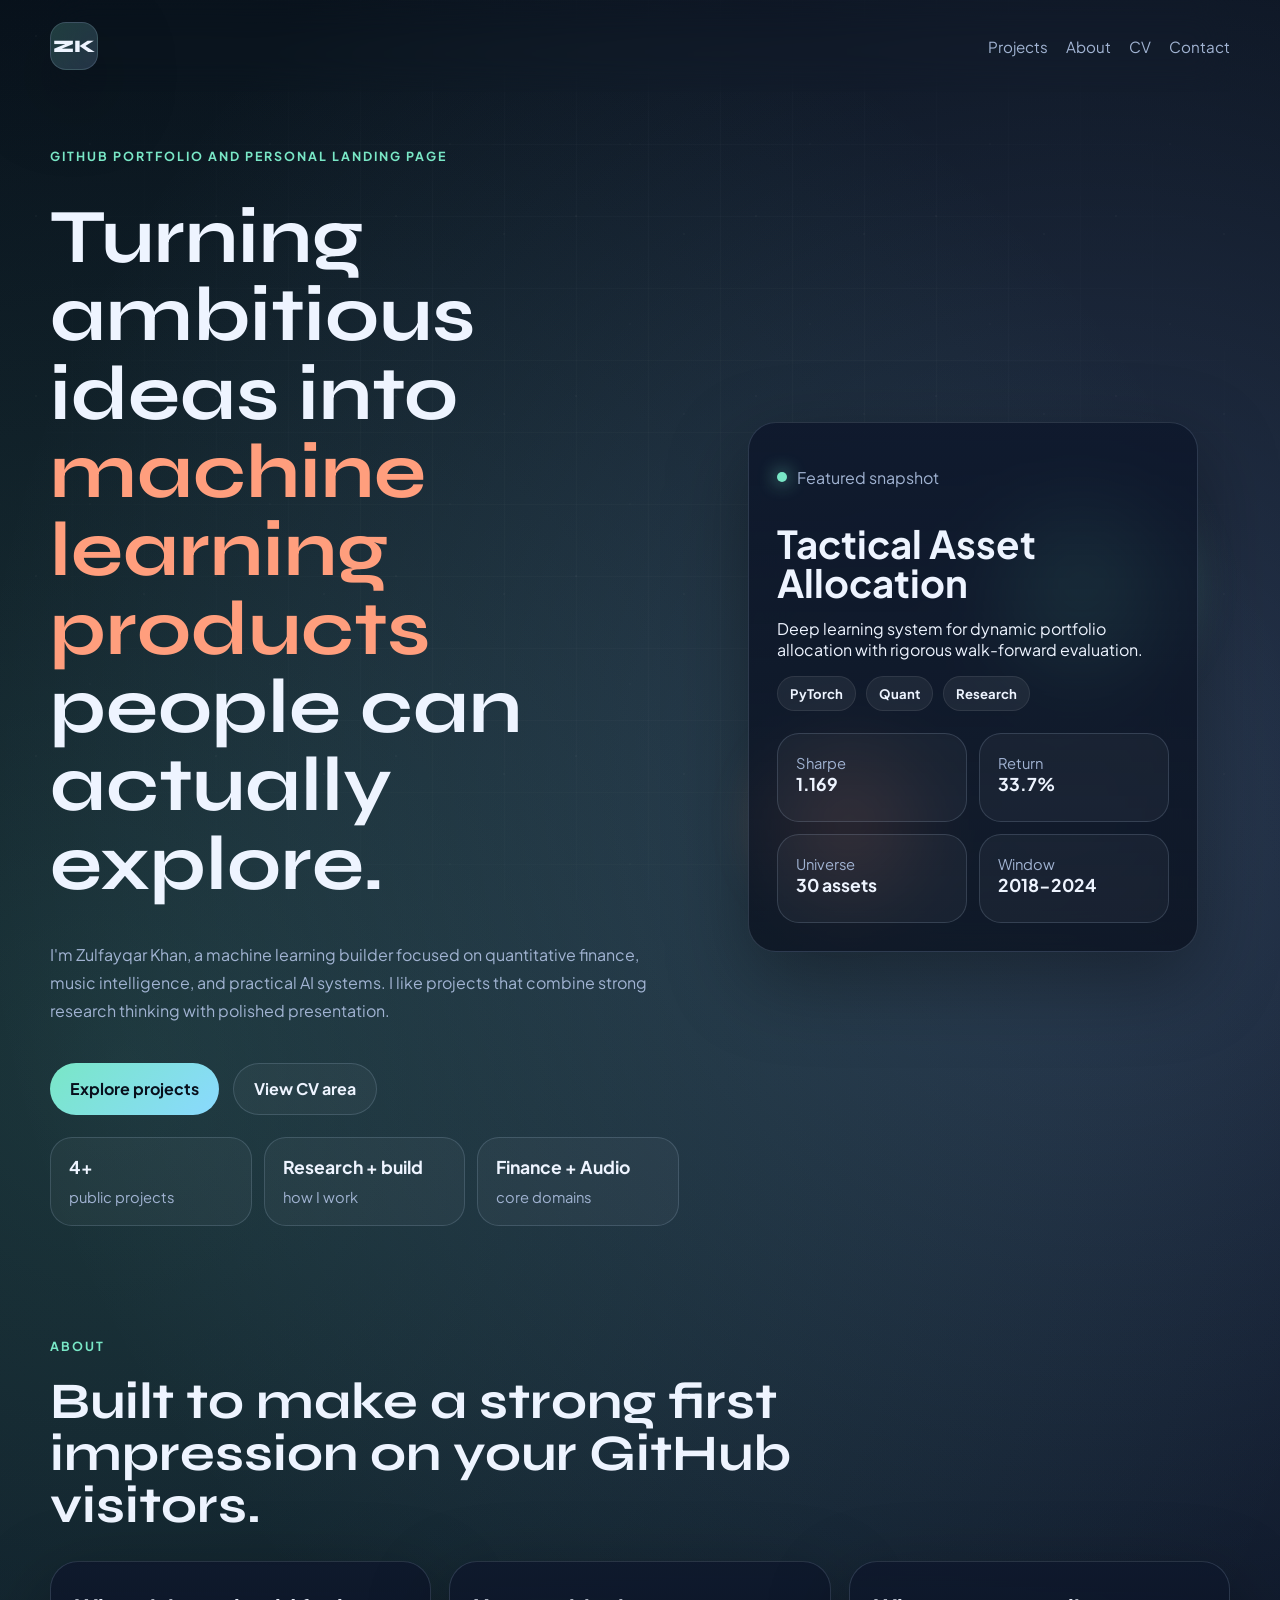
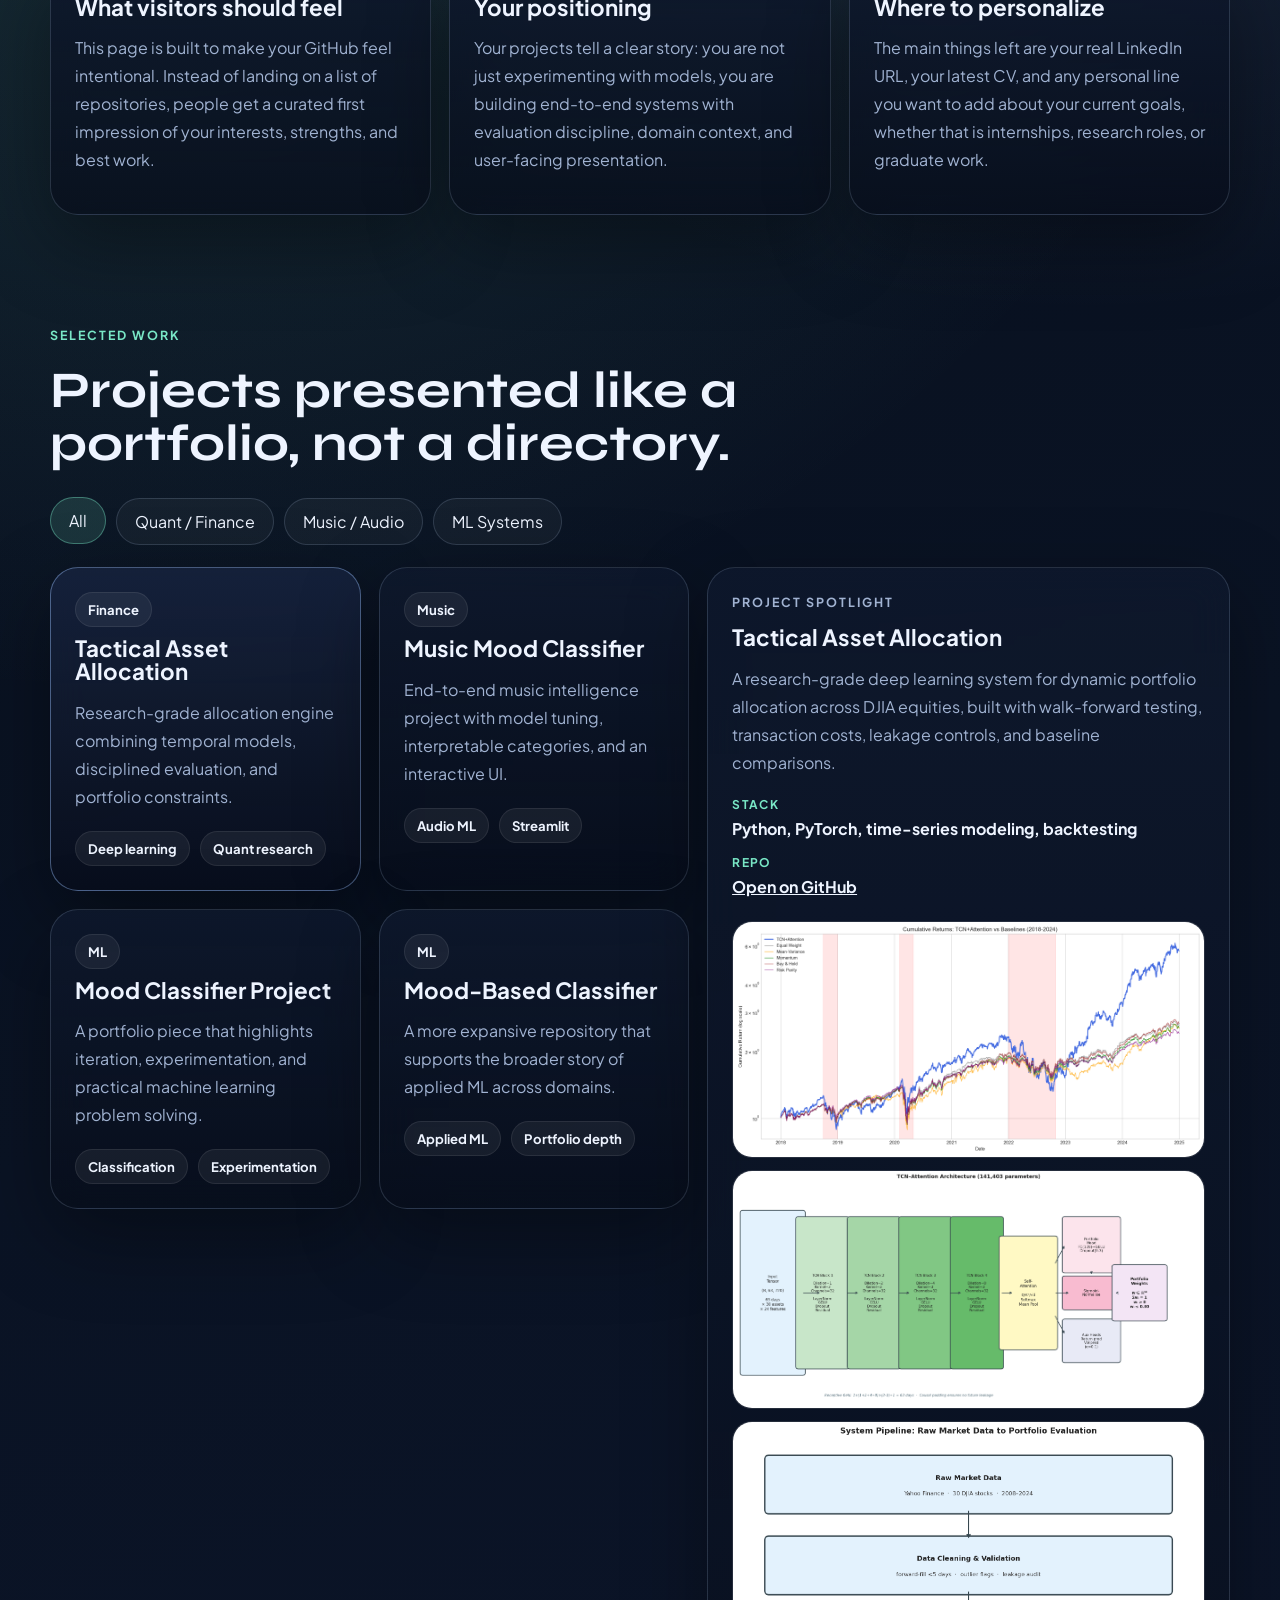
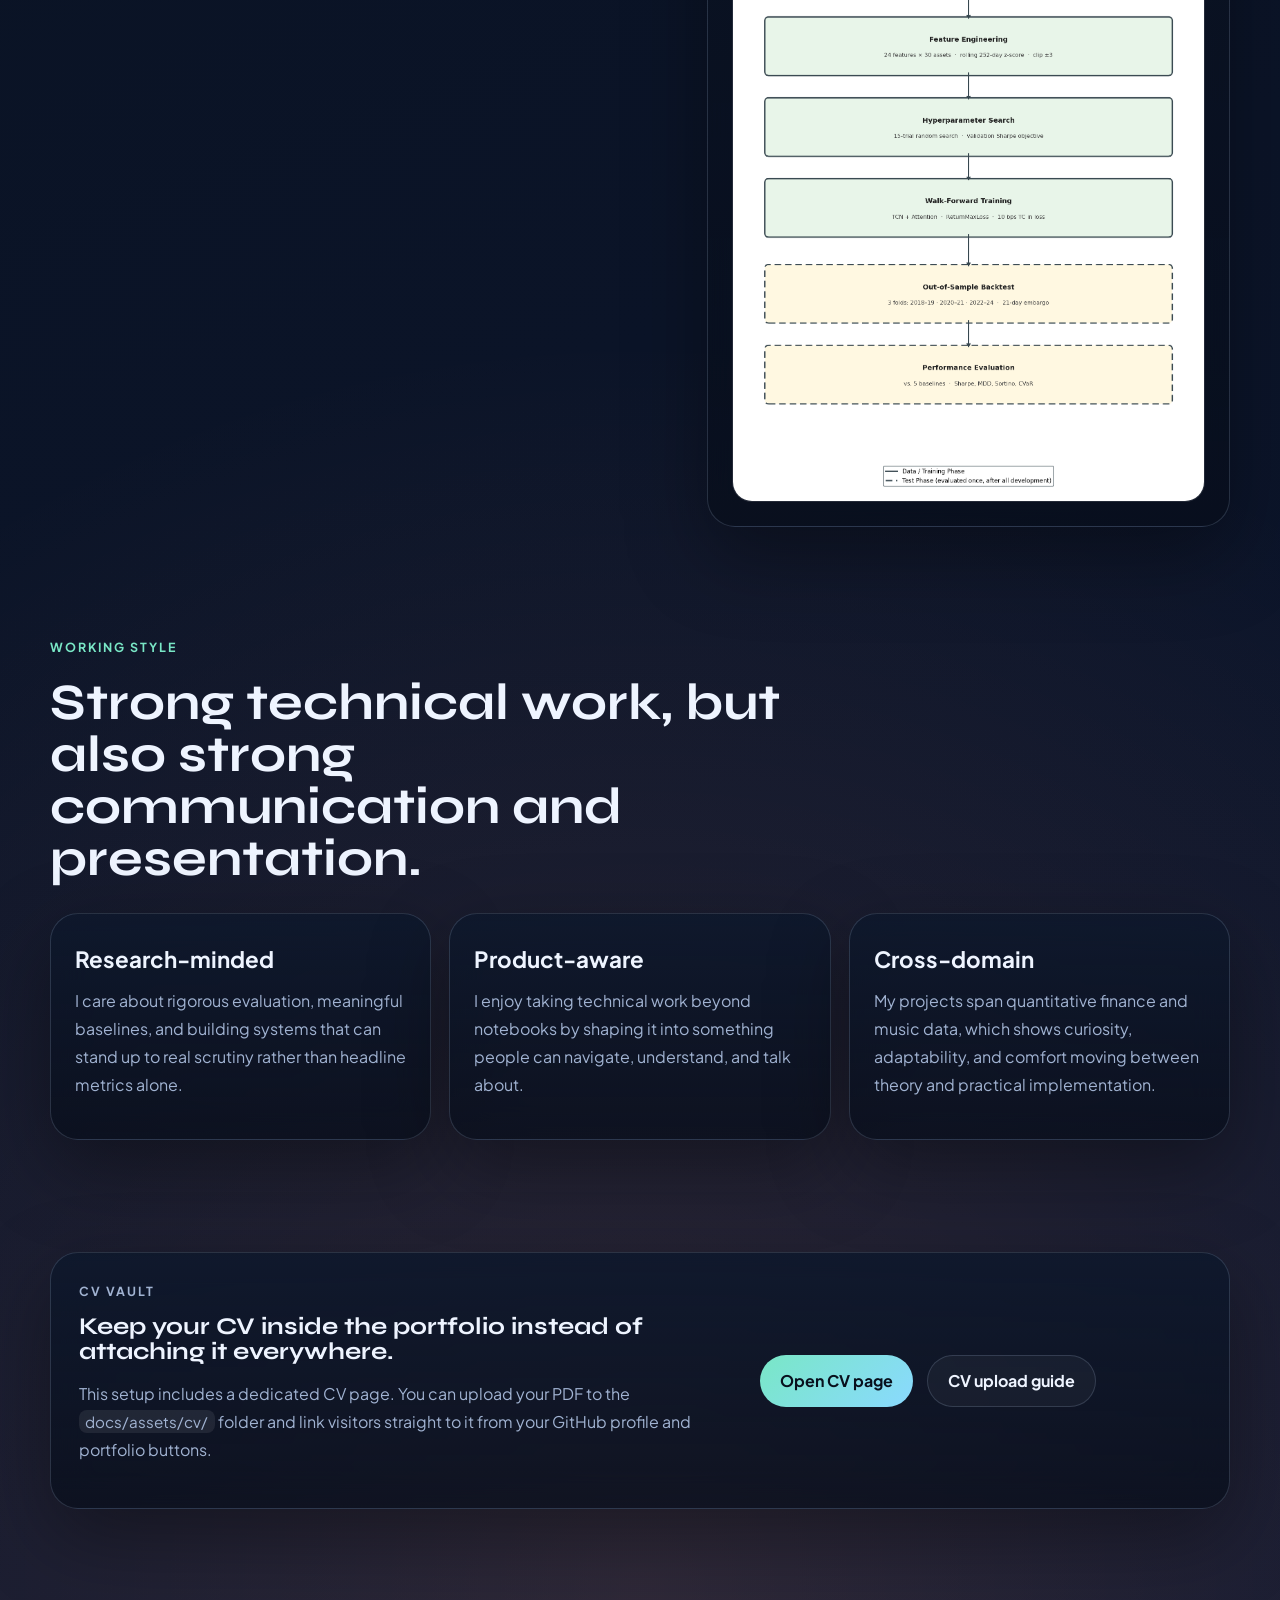
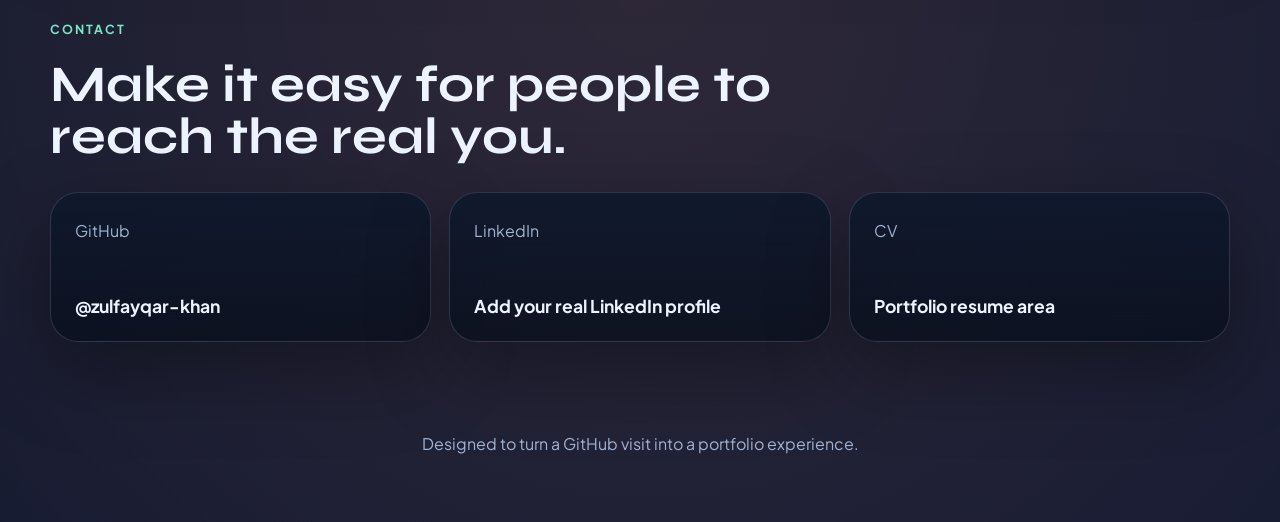
<file: portfolio-site/index.html>
<!DOCTYPE html>
<html lang="en">
  <head>
    <meta charset="UTF-8" />
    <meta name="viewport" content="width=device-width, initial-scale=1.0" />
    <title>Zulfayqar Khan | Portfolio</title>
    <meta
      name="description"
      content="Portfolio site for Zulfayqar Khan featuring machine learning, quantitative finance, and music intelligence projects."
    />
    <link rel="preconnect" href="https://fonts.googleapis.com" />
    <link rel="preconnect" href="https://fonts.gstatic.com" crossorigin />
    <link
      href="https://fonts.googleapis.com/css2?family=Plus+Jakarta+Sans:wght@400;500;600;700;800&family=Syne:wght@600;700;800&display=swap"
      rel="stylesheet"
    />
    <link rel="stylesheet" href="./styles.css" />
  </head>
  <body>
    <div class="page-shell">
      <div class="noise"></div>
      <header class="topbar">
        <a class="brand" href="#top">ZK</a>
        <nav class="nav">
          <a href="#projects">Projects</a>
          <a href="#about">About</a>
          <a href="#cv">CV</a>
          <a href="#contact">Contact</a>
        </nav>
      </header>

      <main id="top">
        <section class="hero section">
          <div class="hero-copy" data-reveal>
            <p class="eyebrow">GitHub portfolio and personal landing page</p>
            <h1>
              Turning ambitious ideas into
              <span>machine learning products</span>
              people can actually explore.
            </h1>
            <p class="lede">
              I'm Zulfayqar Khan, a machine learning builder focused on
              quantitative finance, music intelligence, and practical AI
              systems. I like projects that combine strong research thinking
              with polished presentation.
            </p>
            <div class="hero-actions">
              <a class="button button-primary" href="#projects"
                >Explore projects</a
              >
              <a class="button button-ghost" href="./cv.html">View CV area</a>
            </div>
            <ul class="hero-metrics">
              <li>
                <strong>4+</strong>
                <span>public projects</span>
              </li>
              <li>
                <strong>Research + build</strong>
                <span>how I work</span>
              </li>
              <li>
                <strong>Finance + Audio</strong>
                <span>core domains</span>
              </li>
            </ul>
          </div>

          <div class="hero-visual" data-reveal>
            <div class="orb orb-a"></div>
            <div class="orb orb-b"></div>
            <div class="hero-card glass">
              <div class="hero-card-top">
                <span class="status-dot"></span>
                <p>Featured snapshot</p>
              </div>
              <h2>Tactical Asset Allocation</h2>
              <p>
                Deep learning system for dynamic portfolio allocation with
                rigorous walk-forward evaluation.
              </p>
              <div class="badge-row">
                <span class="badge">PyTorch</span>
                <span class="badge">Quant</span>
                <span class="badge">Research</span>
              </div>
              <div class="signal-grid">
                <div>
                  <span>Sharpe</span>
                  <strong>1.169</strong>
                </div>
                <div>
                  <span>Return</span>
                  <strong>33.7%</strong>
                </div>
                <div>
                  <span>Universe</span>
                  <strong>30 assets</strong>
                </div>
                <div>
                  <span>Window</span>
                  <strong>2018-2024</strong>
                </div>
              </div>
            </div>
          </div>
        </section>

        <section class="section about" id="about">
          <div class="section-heading" data-reveal>
            <p class="eyebrow">About</p>
            <h2>Built to make a strong first impression on your GitHub visitors.</h2>
          </div>
          <div class="about-grid">
            <article class="panel glass" data-reveal>
              <h3>What visitors should feel</h3>
              <p>
                This page is built to make your GitHub feel intentional. Instead
                of landing on a list of repositories, people get a curated first
                impression of your interests, strengths, and best work.
              </p>
            </article>
            <article class="panel glass" data-reveal>
              <h3>Your positioning</h3>
              <p>
                Your projects tell a clear story: you are not just experimenting
                with models, you are building end-to-end systems with evaluation
                discipline, domain context, and user-facing presentation.
              </p>
            </article>
            <article class="panel glass" data-reveal>
              <h3>Where to personalize</h3>
              <p>
                The main things left are your real LinkedIn URL, your latest CV,
                and any personal line you want to add about your current goals,
                whether that is internships, research roles, or graduate work.
              </p>
            </article>
          </div>
        </section>

        <section class="section projects" id="projects">
          <div class="section-heading" data-reveal>
            <p class="eyebrow">Selected work</p>
            <h2>Projects presented like a portfolio, not a directory.</h2>
          </div>

          <div class="filter-bar" data-reveal>
            <button class="filter-chip is-active" data-filter="all">All</button>
            <button class="filter-chip" data-filter="finance">Quant / Finance</button>
            <button class="filter-chip" data-filter="music">Music / Audio</button>
            <button class="filter-chip" data-filter="ml">ML Systems</button>
          </div>

          <div class="projects-layout">
            <div class="project-grid">
              <article
                class="project-card glass is-selected"
                data-reveal
                data-filter-tags="finance ml"
                data-title="Tactical Asset Allocation"
                data-stack="Python, PyTorch, time-series modeling, backtesting"
                data-link="https://github.com/zulfayqar-khan/tactical-asset-allocation-ai-project"
                data-summary="A research-grade deep learning system for dynamic portfolio allocation across DJIA equities, built with walk-forward testing, transaction costs, leakage controls, and baseline comparisons."
              >
                <span class="project-tag">Finance</span>
                <h3>Tactical Asset Allocation</h3>
                <p>
                  Research-grade allocation engine combining temporal models,
                  disciplined evaluation, and portfolio constraints.
                </p>
                <div class="card-footer">
                  <span>Deep learning</span>
                  <span>Quant research</span>
                </div>
              </article>

              <article
                class="project-card glass"
                data-reveal
                data-filter-tags="music ml"
                data-title="Music Mood Classifier"
                data-stack="Python, LightGBM, Streamlit, sklearn"
                data-link="https://github.com/zulfayqar-khan/music-mood-based-classifier-project"
                data-summary="A full machine learning pipeline that maps Spotify audio features into broad musical mood classes, complete with feature engineering, evaluation, and a Streamlit interface."
              >
                <span class="project-tag">Music</span>
                <h3>Music Mood Classifier</h3>
                <p>
                  End-to-end music intelligence project with model tuning,
                  interpretable categories, and an interactive UI.
                </p>
                <div class="card-footer">
                  <span>Audio ML</span>
                  <span>Streamlit</span>
                </div>
              </article>

              <article
                class="project-card glass"
                data-reveal
                data-filter-tags="music ml"
                data-title="Mood Classifier Project"
                data-stack="Python, classification workflows, experimentation"
                data-link="https://github.com/zulfayqar-khan/mood-classifier-project"
                data-summary="An earlier mood-focused classification project that shows iterative experimentation and growing modeling depth across the music and recommendation space."
              >
                <span class="project-tag">ML</span>
                <h3>Mood Classifier Project</h3>
                <p>
                  A portfolio piece that highlights iteration, experimentation,
                  and practical machine learning problem solving.
                </p>
                <div class="card-footer">
                  <span>Classification</span>
                  <span>Experimentation</span>
                </div>
              </article>

              <article
                class="project-card glass"
                data-reveal
                data-filter-tags="music ml"
                data-title="Mood-Based Classifier"
                data-stack="Python, applied machine learning, data workflows"
                data-link="https://github.com/zulfayqar-khan/mood-based-classifier"
                data-summary="A larger public repository in the music classification area that helps reinforce your portfolio theme around applied machine learning and user-facing outputs."
              >
                <span class="project-tag">ML</span>
                <h3>Mood-Based Classifier</h3>
                <p>
                  A more expansive repository that supports the broader story of
                  applied ML across domains.
                </p>
                <div class="card-footer">
                  <span>Applied ML</span>
                  <span>Portfolio depth</span>
                </div>
              </article>
            </div>

            <aside class="spotlight glass" data-reveal>
              <p class="eyebrow">Project spotlight</p>
              <h3 id="spotlight-title">Tactical Asset Allocation</h3>
              <p id="spotlight-summary">
                A research-grade deep learning system for dynamic portfolio
                allocation across DJIA equities, built with walk-forward testing,
                transaction costs, leakage controls, and baseline comparisons.
              </p>
              <div class="spotlight-meta">
                <div>
                  <span>Stack</span>
                  <strong id="spotlight-stack"
                    >Python, PyTorch, time-series modeling, backtesting</strong
                  >
                </div>
                <div>
                  <span>Repo</span>
                  <a
                    id="spotlight-link"
                    href="https://github.com/zulfayqar-khan/tactical-asset-allocation-ai-project"
                    target="_blank"
                    rel="noreferrer"
                    >Open on GitHub</a
                  >
                </div>
              </div>
              <div class="spotlight-gallery">
                <figure class="spotlight-shot">
                  <img
                    src="./assets/images/chart1_cumulative_returns.png"
                    alt="Cumulative returns chart from tactical asset allocation project"
                  />
                </figure>
                <figure class="spotlight-shot">
                  <img
                    src="./assets/images/model_architecture.png"
                    alt="Model architecture diagram from tactical asset allocation project"
                  />
                </figure>
                <figure class="spotlight-shot">
                  <img
                    src="./assets/images/system_pipeline.png"
                    alt="System pipeline diagram from tactical asset allocation project"
                  />
                </figure>
              </div>
            </aside>
          </div>
        </section>

        <section class="section ethos">
          <div class="section-heading" data-reveal>
            <p class="eyebrow">Working style</p>
            <h2>Strong technical work, but also strong communication and presentation.</h2>
          </div>
          <div class="about-grid">
            <article class="panel glass" data-reveal>
              <h3>Research-minded</h3>
              <p>
                I care about rigorous evaluation, meaningful baselines, and
                building systems that can stand up to real scrutiny rather than
                headline metrics alone.
              </p>
            </article>
            <article class="panel glass" data-reveal>
              <h3>Product-aware</h3>
              <p>
                I enjoy taking technical work beyond notebooks by shaping it into
                something people can navigate, understand, and talk about.
              </p>
            </article>
            <article class="panel glass" data-reveal>
              <h3>Cross-domain</h3>
              <p>
                My projects span quantitative finance and music data, which shows
                curiosity, adaptability, and comfort moving between theory and
                practical implementation.
              </p>
            </article>
          </div>
        </section>

        <section class="section cv" id="cv">
          <div class="cv-panel glass" data-reveal>
            <div>
              <p class="eyebrow">CV vault</p>
              <h2>Keep your CV inside the portfolio instead of attaching it everywhere.</h2>
              <p>
                This setup includes a dedicated CV page. You can upload your PDF
                to the <code>docs/assets/cv/</code> folder and link visitors
                straight to it from your GitHub profile and portfolio buttons.
              </p>
            </div>
            <div class="cv-actions">
              <a class="button button-primary" href="./cv.html">Open CV page</a>
              <a class="button button-ghost" href="./assets/cv/README.md"
                >CV upload guide</a
              >
            </div>
          </div>
        </section>

        <section class="section contact" id="contact">
          <div class="section-heading" data-reveal>
            <p class="eyebrow">Contact</p>
            <h2>Make it easy for people to reach the real you.</h2>
          </div>
          <div class="contact-grid">
            <a
              class="contact-card glass"
              data-reveal
              href="https://github.com/zulfayqar-khan"
              target="_blank"
              rel="noreferrer"
            >
              <span>GitHub</span>
              <strong>@zulfayqar-khan</strong>
            </a>
            <a
              class="contact-card glass"
              data-reveal
              href="https://www.linkedin.com/in/your-linkedin-handle/"
              target="_blank"
              rel="noreferrer"
            >
              <span>LinkedIn</span>
              <strong>Add your real LinkedIn profile</strong>
            </a>
            <a class="contact-card glass" data-reveal href="./cv.html">
              <span>CV</span>
              <strong>Portfolio resume area</strong>
            </a>
          </div>
        </section>
      </main>

      <footer class="footer">
        <p>Designed to turn a GitHub visit into a portfolio experience.</p>
      </footer>
    </div>

    <script src="./script.js"></script>
  </body>
</html>
</file>
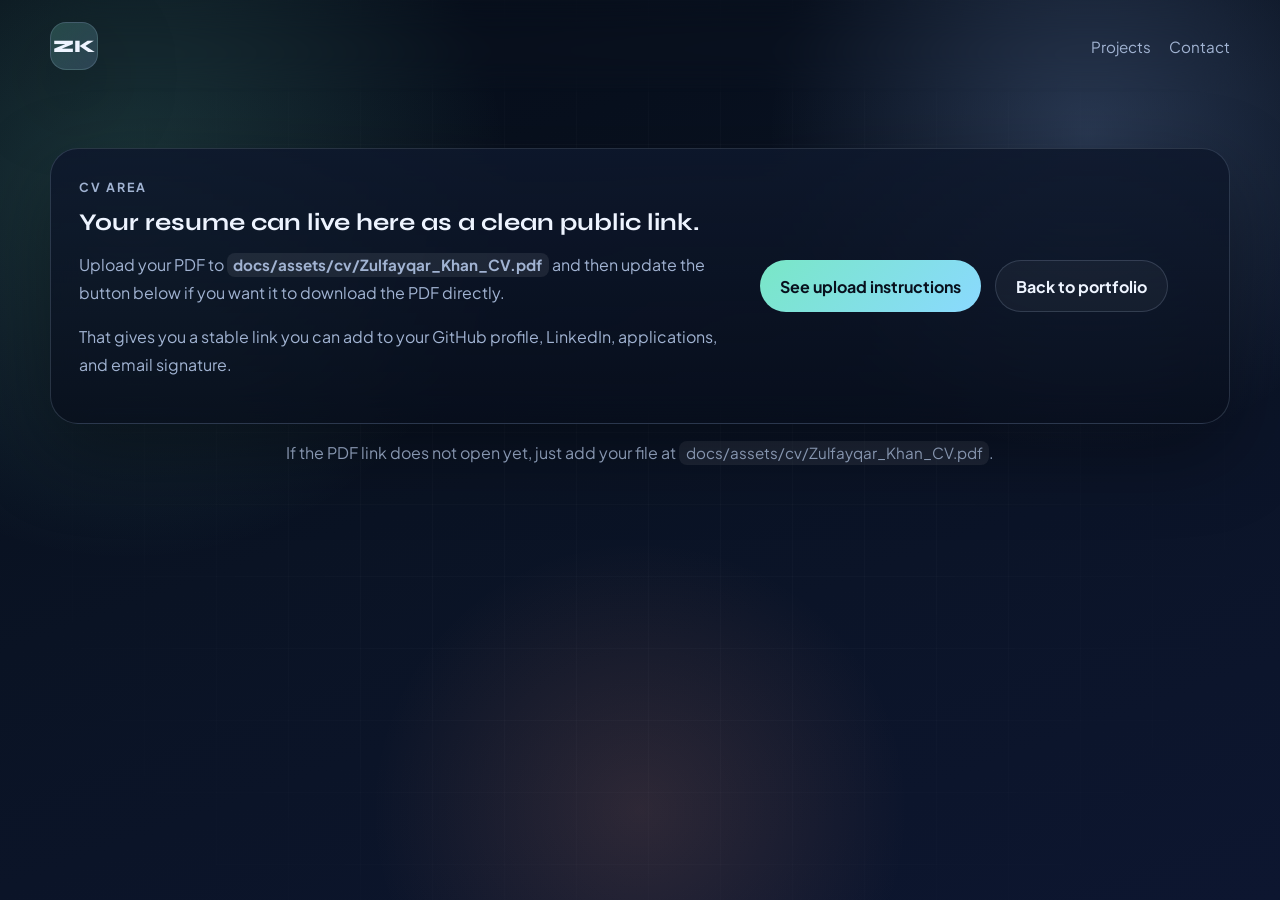
<file: portfolio-site/cv.html>
<!DOCTYPE html>
<html lang="en">
  <head>
    <meta charset="UTF-8" />
    <meta name="viewport" content="width=device-width, initial-scale=1.0" />
    <title>Zulfayqar Khan | CV</title>
    <link rel="preconnect" href="https://fonts.googleapis.com" />
    <link rel="preconnect" href="https://fonts.gstatic.com" crossorigin />
    <link
      href="https://fonts.googleapis.com/css2?family=Plus+Jakarta+Sans:wght@400;500;600;700;800&family=Syne:wght@600;700;800&display=swap"
      rel="stylesheet"
    />
    <link rel="stylesheet" href="./styles.css" />
  </head>
  <body>
    <div class="page-shell">
      <header class="topbar">
        <a class="brand" href="./index.html">ZK</a>
        <nav class="nav">
          <a href="./index.html#projects">Projects</a>
          <a href="./index.html#contact">Contact</a>
        </nav>
      </header>

      <main class="section">
        <div class="cv-panel glass is-visible" data-reveal>
          <div>
            <p class="eyebrow">CV area</p>
            <h2>Your resume can live here as a clean public link.</h2>
            <p>
              Upload your PDF to
              <strong><code>docs/assets/cv/Zulfayqar_Khan_CV.pdf</code></strong> and then
              update the button below if you want it to download the PDF
              directly.
            </p>
            <p>
              That gives you a stable link you can add to your GitHub profile,
              LinkedIn, applications, and email signature.
            </p>
          </div>
          <div class="cv-actions">
            <a class="button button-primary" href="./assets/cv/README.md"
              >See upload instructions</a
            >
            <a class="button button-ghost" href="./index.html">Back to portfolio</a>
          </div>
        </div>
        <p class="cv-note">
          If the PDF link does not open yet, just add your file at
          <code>docs/assets/cv/Zulfayqar_Khan_CV.pdf</code>.
        </p>
      </main>
    </div>
  </body>
</html>
</file>
<file: portfolio-site/styles.css>
:root {
  --bg: #09111f;
  --bg-soft: #101b31;
  --panel: rgba(10, 17, 31, 0.68);
  --panel-strong: rgba(12, 20, 36, 0.88);
  --border: rgba(199, 225, 255, 0.16);
  --text: #eef4ff;
  --muted: #a1b3d2;
  --accent: #79e7c6;
  --accent-2: #ff9e7d;
  --accent-3: #9bc2ff;
  --shadow: 0 28px 80px rgba(0, 0, 0, 0.35);
}

* {
  box-sizing: border-box;
}

html {
  scroll-behavior: smooth;
}

body {
  margin: 0;
  min-height: 100vh;
  background:
    radial-gradient(circle at 10% 20%, rgba(121, 231, 198, 0.18), transparent 28%),
    radial-gradient(circle at 85% 15%, rgba(155, 194, 255, 0.22), transparent 24%),
    radial-gradient(circle at 50% 90%, rgba(255, 158, 125, 0.14), transparent 26%),
    linear-gradient(160deg, #060d18 0%, #0a1324 48%, #0d1630 100%);
  color: var(--text);
  font-family: "Plus Jakarta Sans", sans-serif;
}

code {
  padding: 0.14rem 0.4rem;
  border-radius: 0.5rem;
  background: rgba(255, 255, 255, 0.08);
  font-family: "Plus Jakarta Sans", sans-serif;
  font-size: 0.95em;
}

body::before {
  content: "";
  position: fixed;
  inset: 0;
  pointer-events: none;
  background:
    linear-gradient(rgba(255, 255, 255, 0.02) 1px, transparent 1px),
    linear-gradient(90deg, rgba(255, 255, 255, 0.02) 1px, transparent 1px);
  background-size: 72px 72px;
  mask-image: radial-gradient(circle at center, black 38%, transparent 92%);
}

.page-shell {
  width: min(1180px, calc(100% - 32px));
  margin: 0 auto;
  position: relative;
}

.noise {
  position: fixed;
  inset: 0;
  pointer-events: none;
  opacity: 0.08;
  background-image:
    radial-gradient(circle at 20% 20%, rgba(255, 255, 255, 0.8) 0.6px, transparent 0.8px),
    radial-gradient(circle at 80% 30%, rgba(255, 255, 255, 0.7) 0.6px, transparent 0.8px),
    radial-gradient(circle at 50% 80%, rgba(255, 255, 255, 0.5) 0.6px, transparent 0.8px);
  background-size: 180px 180px;
}

.topbar,
.section,
.footer {
  position: relative;
  z-index: 1;
}

.topbar {
  display: flex;
  align-items: center;
  justify-content: space-between;
  padding: 22px 0;
  position: sticky;
  top: 0;
  backdrop-filter: blur(18px);
}

.brand {
  width: 48px;
  height: 48px;
  border-radius: 16px;
  display: inline-flex;
  align-items: center;
  justify-content: center;
  text-decoration: none;
  color: var(--text);
  font-family: "Syne", sans-serif;
  font-weight: 800;
  font-size: 1.1rem;
  border: 1px solid var(--border);
  background: linear-gradient(135deg, rgba(121, 231, 198, 0.2), rgba(155, 194, 255, 0.18));
  box-shadow: var(--shadow);
}

.nav {
  display: flex;
  gap: 18px;
}

.nav a {
  color: var(--muted);
  text-decoration: none;
  font-size: 0.95rem;
}

.nav a:hover {
  color: var(--text);
}

.section {
  padding: 56px 0;
}

.hero {
  min-height: 82vh;
  display: grid;
  grid-template-columns: 1.1fr 0.9fr;
  gap: 36px;
  align-items: center;
}

.eyebrow {
  margin: 0 0 12px;
  text-transform: uppercase;
  letter-spacing: 0.16em;
  color: var(--accent);
  font-size: 0.78rem;
  font-weight: 700;
}

h1,
h2,
h3 {
  margin: 0;
  line-height: 1.02;
}

h1,
.section-heading h2,
.cv-panel h2 {
  font-family: "Syne", sans-serif;
}

h1 {
  font-size: clamp(3rem, 6vw, 5.5rem);
  max-width: 11ch;
}

h1 span {
  color: var(--accent-2);
}

.lede,
.panel p,
.project-card p,
.spotlight p,
.cv-panel p,
.contact-card span,
.footer p {
  color: var(--muted);
  line-height: 1.75;
}

.hero-copy {
  display: grid;
  gap: 22px;
}

.hero-actions,
.cv-actions {
  display: flex;
  gap: 14px;
  flex-wrap: wrap;
}

.button {
  display: inline-flex;
  align-items: center;
  justify-content: center;
  gap: 8px;
  min-height: 52px;
  padding: 0 20px;
  border-radius: 999px;
  text-decoration: none;
  font-weight: 700;
  transition: transform 180ms ease, background 180ms ease, border-color 180ms ease;
}

.button:hover {
  transform: translateY(-2px);
}

.button-primary {
  background: linear-gradient(135deg, var(--accent), #8ad9ff);
  color: #08101d;
}

.button-ghost {
  color: var(--text);
  border: 1px solid var(--border);
  background: rgba(255, 255, 255, 0.04);
}

.hero-metrics {
  margin: 0;
  padding: 0;
  list-style: none;
  display: grid;
  grid-template-columns: repeat(3, minmax(0, 1fr));
  gap: 12px;
}

.hero-metrics li,
.signal-grid div {
  padding: 18px;
  border-radius: 22px;
  border: 1px solid var(--border);
  background: rgba(255, 255, 255, 0.04);
}

.hero-metrics strong,
.signal-grid strong {
  display: block;
  font-size: 1.1rem;
  margin-bottom: 8px;
}

.hero-metrics span,
.signal-grid span {
  color: var(--muted);
  font-size: 0.92rem;
}

.hero-visual {
  position: relative;
  min-height: 560px;
  display: grid;
  place-items: center;
}

.orb {
  position: absolute;
  border-radius: 50%;
  filter: blur(18px);
}

.orb-a {
  width: 260px;
  height: 260px;
  background: radial-gradient(circle, rgba(121, 231, 198, 0.7), transparent 70%);
  top: 48px;
  right: 18px;
  animation: float 7s ease-in-out infinite;
}

.orb-b {
  width: 220px;
  height: 220px;
  background: radial-gradient(circle, rgba(255, 158, 125, 0.6), transparent 72%);
  bottom: 36px;
  left: 24px;
  animation: float 8s ease-in-out infinite reverse;
}

.glass {
  backdrop-filter: blur(18px);
  border: 1px solid var(--border);
  background: linear-gradient(180deg, rgba(14, 24, 44, 0.9), rgba(7, 13, 26, 0.72));
  box-shadow: var(--shadow);
}

.hero-card,
.panel,
.project-card,
.spotlight,
.cv-panel,
.contact-card {
  border-radius: 28px;
}

.hero-card {
  width: min(100%, 450px);
  padding: 28px;
  position: relative;
}

.hero-card-top {
  display: flex;
  align-items: center;
  gap: 10px;
  color: var(--muted);
  margin-bottom: 20px;
}

.status-dot {
  width: 10px;
  height: 10px;
  border-radius: 50%;
  background: var(--accent);
  box-shadow: 0 0 18px var(--accent);
}

.hero-card h2 {
  font-size: clamp(1.8rem, 3vw, 2.5rem);
  margin-bottom: 12px;
}

.badge-row,
.card-footer {
  display: flex;
  flex-wrap: wrap;
  gap: 10px;
}

.badge,
.card-footer span,
.project-tag {
  display: inline-flex;
  align-items: center;
  border-radius: 999px;
  padding: 8px 12px;
  font-size: 0.82rem;
  font-weight: 700;
  background: rgba(255, 255, 255, 0.06);
  border: 1px solid rgba(255, 255, 255, 0.08);
  color: var(--text);
}

.signal-grid {
  margin-top: 22px;
  display: grid;
  grid-template-columns: repeat(2, minmax(0, 1fr));
  gap: 12px;
}

.section-heading {
  display: grid;
  gap: 10px;
  margin-bottom: 28px;
  max-width: 760px;
}

.section-heading h2 {
  font-size: clamp(2rem, 4vw, 3.3rem);
}

.about-grid,
.contact-grid {
  display: grid;
  grid-template-columns: repeat(3, minmax(0, 1fr));
  gap: 18px;
}

.panel,
.project-card,
.spotlight,
.contact-card {
  padding: 24px;
}

.panel h3,
.project-card h3,
.spotlight h3 {
  margin: 10px 0 12px;
  font-size: 1.4rem;
}

.filter-bar {
  display: flex;
  gap: 10px;
  flex-wrap: wrap;
  margin-bottom: 22px;
}

.filter-chip {
  border: 1px solid var(--border);
  background: rgba(255, 255, 255, 0.04);
  color: var(--text);
  padding: 12px 18px;
  border-radius: 999px;
  font: inherit;
  cursor: pointer;
  transition: transform 180ms ease, background 180ms ease, border-color 180ms ease;
}

.filter-chip:hover,
.filter-chip.is-active {
  transform: translateY(-1px);
  background: rgba(121, 231, 198, 0.14);
  border-color: rgba(121, 231, 198, 0.4);
}

.projects-layout {
  display: grid;
  grid-template-columns: 1.1fr 0.9fr;
  gap: 18px;
  align-items: start;
}

.project-grid {
  display: grid;
  grid-template-columns: repeat(2, minmax(0, 1fr));
  gap: 18px;
}

.project-card {
  min-height: 250px;
  cursor: pointer;
  transition: transform 200ms ease, border-color 200ms ease, background 200ms ease, opacity 200ms ease;
}

.project-card:hover,
.project-card.is-selected {
  transform: translateY(-5px);
  border-color: rgba(155, 194, 255, 0.42);
  background: linear-gradient(180deg, rgba(22, 34, 60, 0.92), rgba(8, 14, 28, 0.84));
}

.project-card.is-hidden {
  display: none;
}

.card-footer {
  margin-top: 20px;
}

.spotlight {
  position: sticky;
  top: 96px;
}

.spotlight-meta {
  margin-top: 20px;
  display: grid;
  gap: 16px;
}

.spotlight-gallery {
  margin-top: 24px;
  display: grid;
  gap: 12px;
}

.spotlight-shot {
  margin: 0;
  overflow: hidden;
  border-radius: 20px;
  border: 1px solid rgba(255, 255, 255, 0.08);
  background: rgba(255, 255, 255, 0.04);
}

.spotlight-shot img {
  display: block;
  width: 100%;
  height: auto;
}

.spotlight-meta span {
  display: block;
  margin-bottom: 6px;
  color: var(--accent);
  text-transform: uppercase;
  letter-spacing: 0.12em;
  font-size: 0.75rem;
  font-weight: 700;
}

.spotlight a {
  color: var(--text);
  font-weight: 700;
}

.cv-panel {
  padding: 28px;
  display: grid;
  grid-template-columns: 1.2fr 0.8fr;
  gap: 20px;
  align-items: center;
}

.contact-card {
  text-decoration: none;
  color: var(--text);
  min-height: 150px;
  display: flex;
  flex-direction: column;
  justify-content: space-between;
  transition: transform 180ms ease, border-color 180ms ease;
}

.contact-card:hover {
  transform: translateY(-4px);
  border-color: rgba(255, 158, 125, 0.42);
}

.contact-card strong {
  font-size: 1.1rem;
}

.footer {
  padding: 16px 0 48px;
  text-align: center;
}

.cv-note {
  margin: 18px 0 0;
  color: var(--muted);
  text-align: center;
}

[data-reveal] {
  opacity: 0;
  transform: translateY(24px);
  transition: opacity 600ms ease, transform 600ms ease;
}

[data-reveal].is-visible {
  opacity: 1;
  transform: translateY(0);
}

@keyframes float {
  0%,
  100% {
    transform: translateY(0) scale(1);
  }
  50% {
    transform: translateY(-16px) scale(1.04);
  }
}

@media (max-width: 980px) {
  .hero,
  .projects-layout,
  .cv-panel,
  .about-grid,
  .contact-grid {
    grid-template-columns: 1fr;
  }

  .project-grid {
    grid-template-columns: 1fr;
  }

  .hero {
    min-height: auto;
    padding-top: 20px;
  }

  .hero-visual {
    min-height: 420px;
  }

  .spotlight {
    position: relative;
    top: 0;
  }
}

@media (max-width: 720px) {
  .topbar {
    padding-top: 16px;
    flex-direction: column;
    gap: 14px;
  }

  .nav {
    flex-wrap: wrap;
    justify-content: center;
  }

  .page-shell {
    width: min(100% - 20px, 1180px);
  }

  .section {
    padding: 44px 0;
  }

  .hero-metrics {
    grid-template-columns: 1fr;
  }

  .signal-grid {
    grid-template-columns: 1fr;
  }
}
</file>
